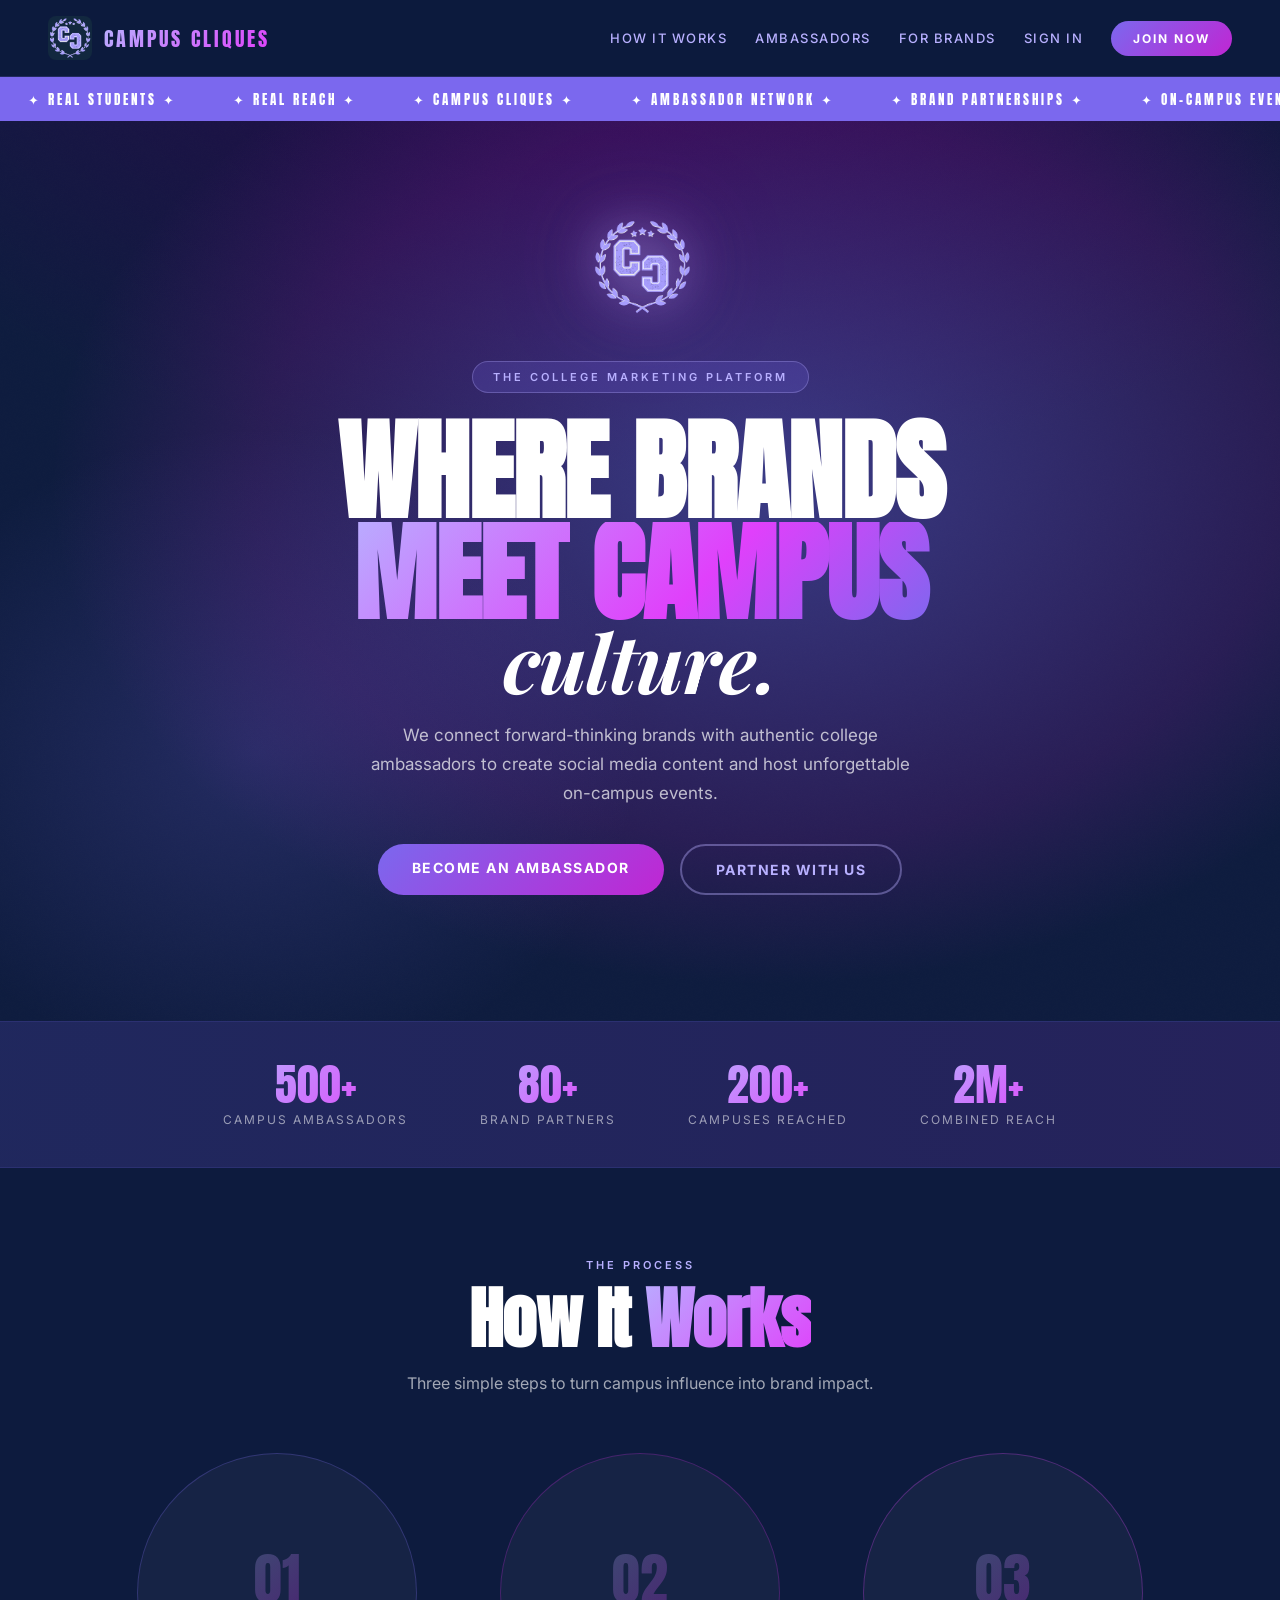
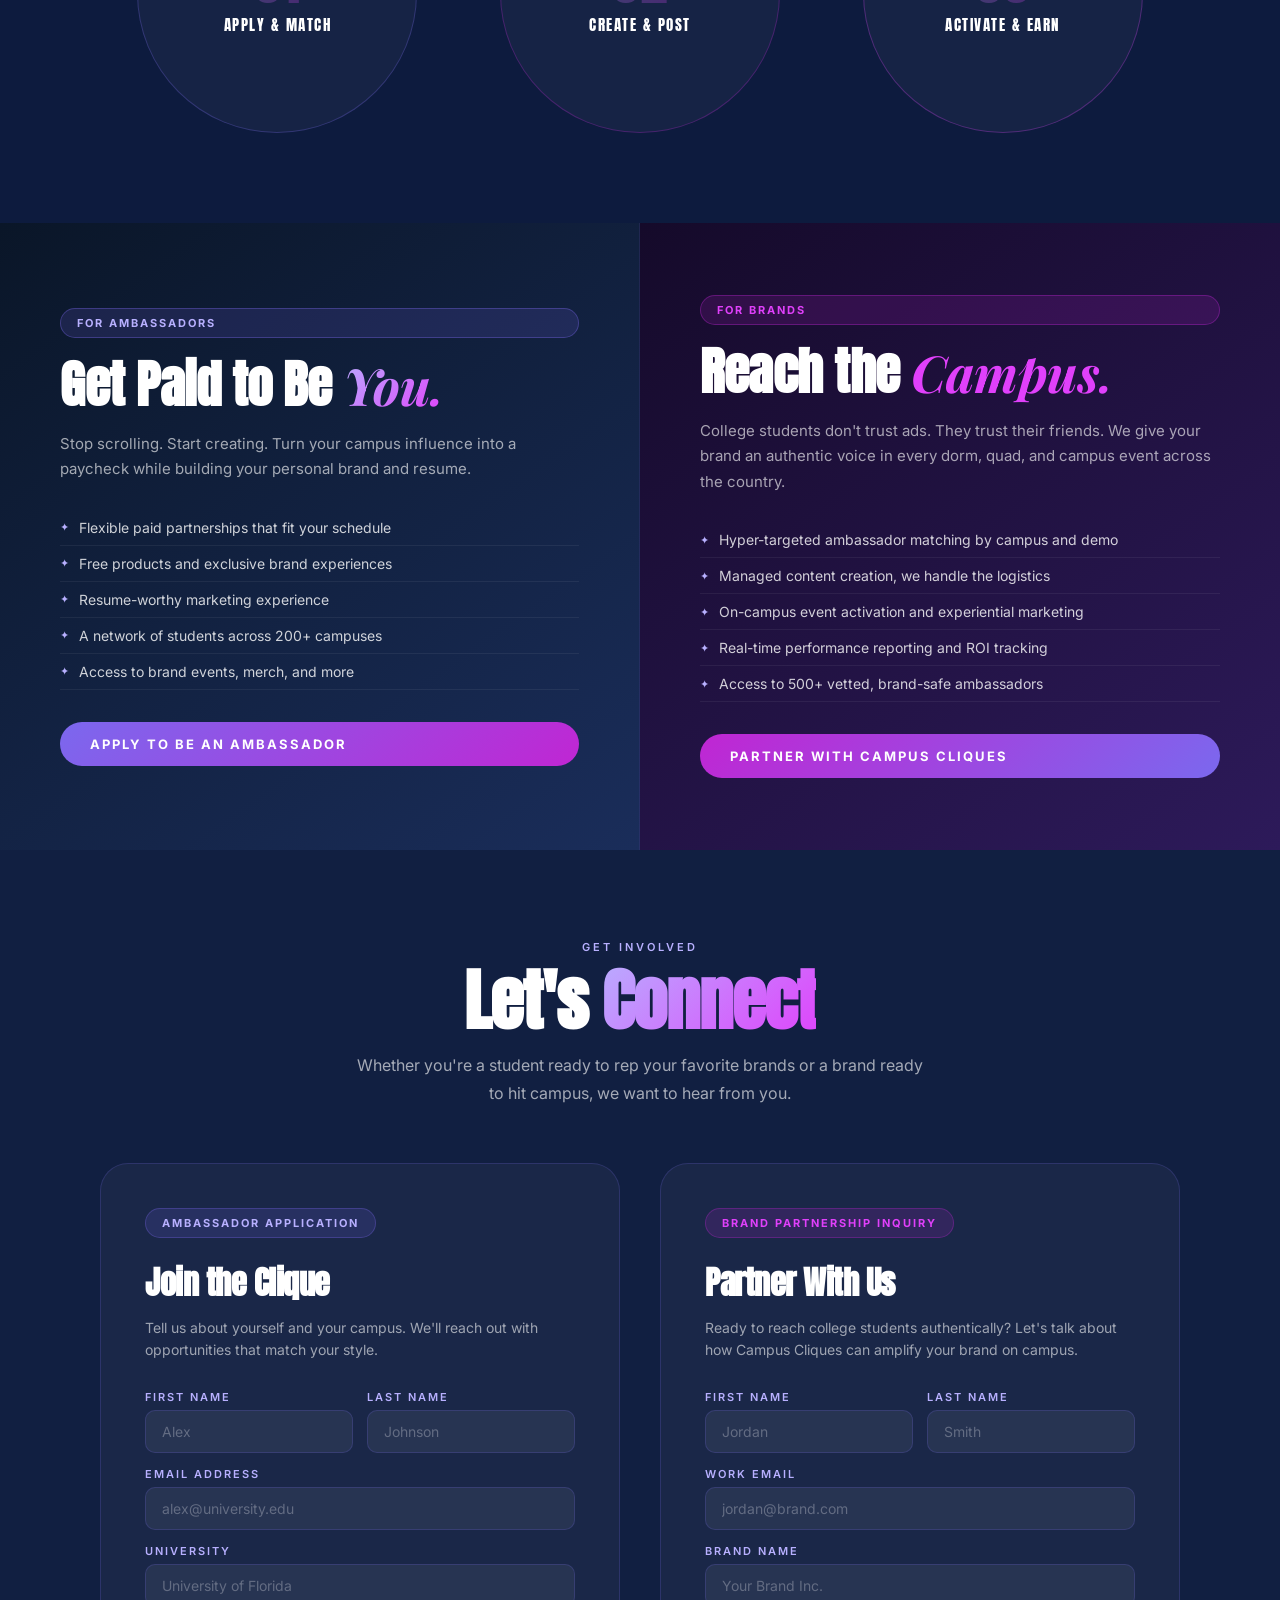
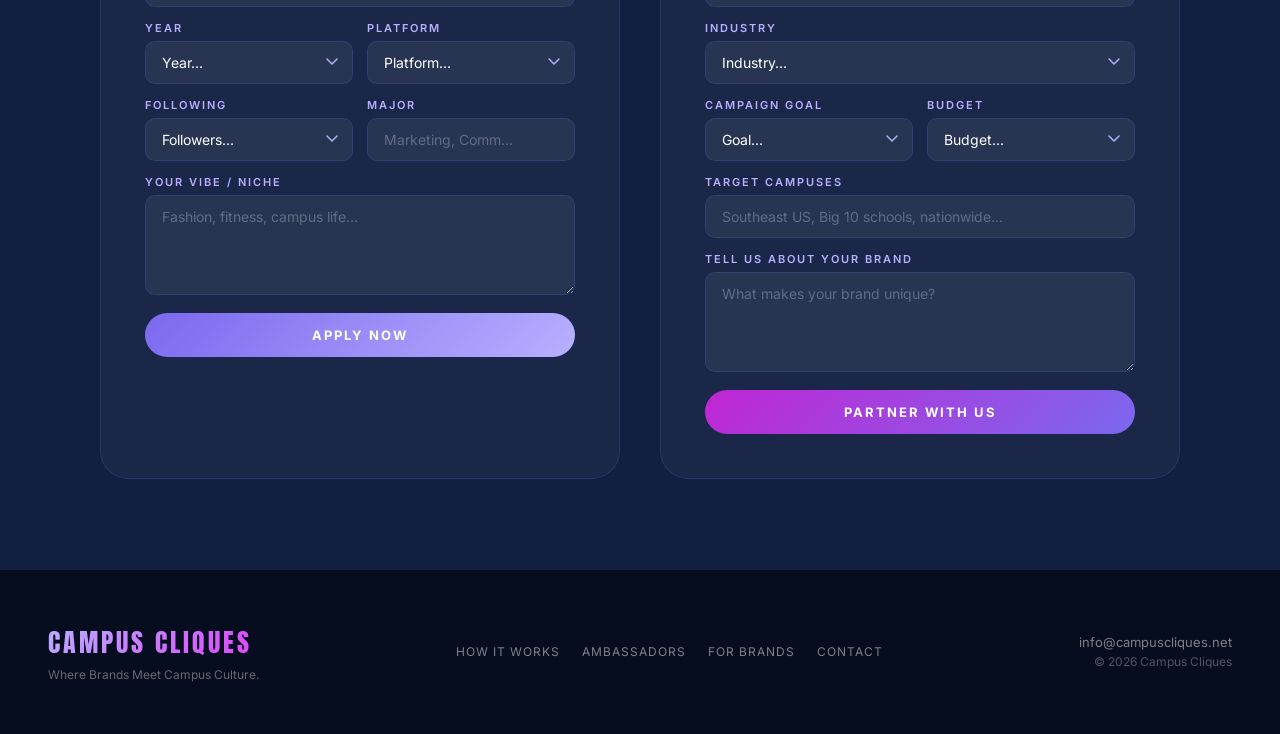
<file: Campus Cliques/index.html>
<!DOCTYPE html>
<html lang="en">

<head>
  <meta charset="UTF-8">
  <meta name="viewport" content="width=device-width, initial-scale=1">
  <title>Campus Cliques</title>
  <link
    href="https://fonts.googleapis.com/css2?family=Anton&family=Playfair+Display:ital,wght@0,700;1,700&family=Inter:wght@300;400;500;600;700&display=swap"
    rel="stylesheet">
  <link rel="icon" type="image/png" href="images/favicon.png">
  <link rel="stylesheet" href="style.css">
</head>

<body>

  <nav>
    <div class="nl">
      <img src="images/logo-dark.png" alt="Campus Cliques Logo"
        style="width:44px;height:44px;object-fit:contain;border-radius:8px">
      <span class="nlt">CAMPUS CLIQUES</span>
    </div>
    <div class="nr">
      <a href="#how">How It Works</a>
      <a href="#ambassador">Ambassadors</a>
      <a href="#brands">For Brands</a>
      <a href="auth.html"
        style="color:#b8b0ff;font-size:13px;font-weight:500;letter-spacing:1.5px;text-transform:uppercase">Sign In</a>
      <a href="#contact" class="nc">Join Now</a>
    </div>
  </nav>

  <div class="mq">
    <div class="mq-i"><span>✦ REAL STUDENTS ✦</span><span>✦ REAL REACH ✦</span><span>✦ CAMPUS CLIQUES ✦</span><span>✦
        AMBASSADOR NETWORK ✦</span><span>✦ BRAND PARTNERSHIPS ✦</span><span>✦ ON-CAMPUS EVENTS ✦</span><span>✦ SOCIAL
        CONTENT ✦</span><span>✦ COLLEGE MARKETING ✦</span><span>✦ REAL STUDENTS ✦</span><span>✦ REAL REACH
        ✦</span><span>✦ CAMPUS CLIQUES ✦</span><span>✦ AMBASSADOR NETWORK ✦</span><span>✦ BRAND PARTNERSHIPS
        ✦</span><span>✦ ON-CAMPUS EVENTS ✦</span><span>✦ SOCIAL CONTENT ✦</span><span>✦ COLLEGE MARKETING ✦</span></div>
  </div>

  <section class="hero">
    <div class="hbg"></div>
    <div class="hbg2"></div>
    <div class="hc">
      <div class="hero-logo">
        <img src="images/logo-white.png" alt="Campus Cliques"
          style="width:140px;height:140px;object-fit:contain;filter:drop-shadow(0 0 24px rgba(184,176,255,0.6)) drop-shadow(0 0 48px rgba(192,38,211,0.35))">
      </div>
      <div class="hew fade-in">THE COLLEGE MARKETING PLATFORM</div>
      <h1 class="ht fade-in" style="animation-delay:0.1s">
        <span class="l1">WHERE BRANDS</span>
        <span class="l2">MEET CAMPUS</span>
        <span class="l3">culture.</span>
      </h1>
      <p class="hs fade-in" style="animation-delay:0.2s">We connect forward-thinking brands with authentic college
        ambassadors to create social media content and host unforgettable on-campus events.</p>
      <div class="hb fade-in" style="animation-delay:0.3s">
        <a href="#contact" class="bp">Become an Ambassador</a>
        <a href="#brands" class="bs">Partner With Us</a>
      </div>
    </div>
  </section>

  <div class="sb">
    <div class="si">
      <div class="sn" data-target="500" data-suffix="+">500+</div>
      <div class="sl">Campus Ambassadors</div>
    </div>
    <div class="si">
      <div class="sn" data-target="80" data-suffix="+">80+</div>
      <div class="sl">Brand Partners</div>
    </div>
    <div class="si">
      <div class="sn" data-target="200" data-suffix="+">200+</div>
      <div class="sl">Campuses Reached</div>
    </div>
    <div class="si">
      <div class="sn" data-target="2" data-suffix="M+">2M+</div>
      <div class="sl">Combined Reach</div>
    </div>
  </div>

  <section class="sec scc" id="how">
    <div class="sew fade-in">The Process</div>
    <h2 class="st fade-in">How It <span class="ac">Works</span></h2>
    <p class="ss fade-in">Three simple steps to turn campus influence into brand impact.</p>
    <div class="hg">
      <div class="hc2">
        <div class="hc2-inner">
          <div class="hc2-front">
            <div class="hc2-glow"></div>
            <div class="hn">01</div>
            <div class="htit">APPLY &amp; MATCH</div>
          </div>
          <div class="hc2-back">
            <div class="hd">Students apply to become ambassadors. We match you with brands that align with your vibe,
              campus, and audience.</div>
          </div>
        </div>
      </div>
      <div class="hc2">
        <div class="hc2-inner">
          <div class="hc2-front">
            <div class="hc2-glow"></div>
            <div class="hn">02</div>
            <div class="htit">CREATE &amp; POST</div>
          </div>
          <div class="hc2-back">
            <div class="hd">Make authentic content for your followers: TikToks, Reels, stories. Real you, real campus,
              real reach.</div>
          </div>
        </div>
      </div>
      <div class="hc2">
        <div class="hc2-inner">
          <div class="hc2-front">
            <div class="hc2-glow"></div>
            <div class="hn">03</div>
            <div class="htit">ACTIVATE &amp; EARN</div>
          </div>
          <div class="hc2-back">
            <div class="hd">Host branded events on campus, grow your network, and get paid for the influence you already
              have.</div>
          </div>
        </div>
      </div>
    </div>
  </section>

  <div class="split" id="ambassador">
    <div class="sl2">
      <div class="stag ta">For Ambassadors</div>
      <h2 class="sh">Get Paid to Be <em
          style="font-family:'Playfair Display',serif;font-style:italic;background:linear-gradient(135deg,#b8b0ff,#e040fb);-webkit-background-clip:text;-webkit-text-fill-color:transparent;background-clip:text">You.</em>
      </h2>
      <p class="sp">Stop scrolling. Start creating. Turn your campus influence into a paycheck while building your
        personal brand and resume.</p>
      <ul class="pk">
        <li>Flexible paid partnerships that fit your schedule</li>
        <li>Free products and exclusive brand experiences</li>
        <li>Resume-worthy marketing experience</li>
        <li>A network of students across 200+ campuses</li>
        <li>Access to brand events, merch, and more</li>
      </ul>
      <a href="#contact" class="bp2">Apply to Be an Ambassador</a>
    </div>
    <div class="sr" id="brands">
      <div class="stag tb">For Brands</div>
      <h2 class="sh">Reach the <em
          style="font-family:'Playfair Display',serif;font-style:italic;color:#e040fb">Campus.</em></h2>
      <p class="sp">College students don't trust ads. They trust their friends. We give your brand an authentic voice in
        every dorm, quad, and campus event across the country.</p>
      <ul class="pk">
        <li>Hyper-targeted ambassador matching by campus and demo</li>
        <li>Managed content creation, we handle the logistics</li>
        <li>On-campus event activation and experiential marketing</li>
        <li>Real-time performance reporting and ROI tracking</li>
        <li>Access to 500+ vetted, brand-safe ambassadors</li>
      </ul>
      <a href="#contact" class="bp3">Partner With Campus Cliques</a>
    </div>
  </div>

  <section class="fs scc" id="contact">
    <div class="sew fade-in">Get Involved</div>
    <h2 class="st fade-in">Let's <span class="ac">Connect</span></h2>
    <p class="ss fade-in">Whether you're a student ready to rep your favorite brands or a brand ready to hit campus, we
      want to hear from you.</p>
    <div class="fg">

      <div class="fc">
        <div class="ftag"
          style="background:rgba(123,104,238,0.15);border:1px solid rgba(123,104,238,0.3);color:#b8b0ff;display:inline-block;padding:7px 16px;border-radius:20px;font-size:11px;font-weight:700;letter-spacing:2px;text-transform:uppercase;margin-bottom:20px">
          AMBASSADOR APPLICATION</div>
        <h3 class="fh">Join the Clique</h3>
        <p class="fp">Tell us about yourself and your campus. We'll reach out with opportunities that match your style.
        </p>
        <form id="aForm" novalidate>
          <div class="fg2">
            <div class="fgrp"><label class="fl">First Name</label><input class="fi" name="firstName" type="text"
                placeholder="Alex" required></div>
            <div class="fgrp"><label class="fl">Last Name</label><input class="fi" name="lastName" type="text"
                placeholder="Johnson" required></div>
            <div class="fgrp fi-full"><label class="fl">Email Address</label><input class="fi" name="email" type="email"
                placeholder="alex@university.edu" required></div>
            <div class="fgrp fi-full"><label class="fl">University</label><input class="fi" name="university"
                type="text" placeholder="University of Florida" required></div>
            <div class="fgrp"><label class="fl">Year</label>
              <select class="fsel" name="year">
                <option value="">Year...</option>
                <option>Freshman</option>
                <option>Sophomore</option>
                <option>Junior</option>
                <option>Senior</option>
                <option>Grad Student</option>
              </select>
            </div>
            <div class="fgrp"><label class="fl">Platform</label>
              <select class="fsel" name="platform">
                <option value="">Platform...</option>
                <option>TikTok</option>
                <option>Instagram</option>
                <option>YouTube</option>
                <option>Twitter/X</option>
                <option>Multiple</option>
              </select>
            </div>
            <div class="fgrp"><label class="fl">Following</label>
              <select class="fsel" name="followers">
                <option value="">Followers...</option>
                <option>Under 1K</option>
                <option>1K–5K</option>
                <option>5K–10K</option>
                <option>10K–50K</option>
                <option>50K+</option>
              </select>
            </div>
            <div class="fgrp"><label class="fl">Major</label><input class="fi" name="major" type="text"
                placeholder="Marketing, Comm..."></div>
            <div class="fgrp fi-full"><label class="fl">Your Vibe / Niche</label><textarea class="fta" name="vibe"
                placeholder="Fashion, fitness, campus life..."></textarea></div>
            <button type="submit" class="bs2">
              <span class="btn-text">Apply Now</span>
              <span class="btn-spinner"></span>
            </button>
            <div class="ok" id="aOK">Application received! We'll be in touch soon.</div>
            <div class="err" id="aERR">Something went wrong. Please try again or email us at hello@campuscliques.co
            </div>
          </div>
        </form>
      </div>

      <div class="fc">
        <div class="ftag"
          style="background:rgba(192,38,211,0.15);border:1px solid rgba(192,38,211,0.3);color:#e040fb;display:inline-block;padding:7px 16px;border-radius:20px;font-size:11px;font-weight:700;letter-spacing:2px;text-transform:uppercase;margin-bottom:20px">
          BRAND PARTNERSHIP INQUIRY</div>
        <h3 class="fh">Partner With Us</h3>
        <p class="fp">Ready to reach college students authentically? Let's talk about how Campus Cliques can amplify
          your brand on campus.</p>
        <form id="bForm" novalidate>
          <div class="fg2">
            <div class="fgrp"><label class="fl">First Name</label><input class="fi" name="firstName" type="text"
                placeholder="Jordan" required></div>
            <div class="fgrp"><label class="fl">Last Name</label><input class="fi" name="lastName" type="text"
                placeholder="Smith" required></div>
            <div class="fgrp fi-full"><label class="fl">Work Email</label><input class="fi" name="email" type="email"
                placeholder="jordan@brand.com" required></div>
            <div class="fgrp fi-full"><label class="fl">Brand Name</label><input class="fi" name="brand" type="text"
                placeholder="Your Brand Inc." required></div>
            <div class="fgrp fi-full"><label class="fl">Industry</label>
              <select class="fsel" name="industry">
                <option value="">Industry...</option>
                <option>Food and Beverage</option>
                <option>Fashion and Apparel</option>
                <option>Beauty and Wellness</option>
                <option>Tech and Apps</option>
                <option>Lifestyle</option>
                <option>Entertainment</option>
                <option>Financial Services</option>
                <option>Other</option>
              </select>
            </div>
            <div class="fgrp"><label class="fl">Campaign Goal</label>
              <select class="fsel" name="goal">
                <option value="">Goal...</option>
                <option>Brand Awareness</option>
                <option>Product Launch</option>
                <option>Social Content</option>
                <option>Event Activation</option>
                <option>Full Campaign</option>
              </select>
            </div>
            <div class="fgrp"><label class="fl">Budget</label>
              <select class="fsel" name="budget">
                <option value="">Budget...</option>
                <option>Under $5K</option>
                <option>$5K–$15K</option>
                <option>$15K–$50K</option>
                <option>$50K–$100K</option>
                <option>$100K+</option>
              </select>
            </div>
            <div class="fgrp fi-full"><label class="fl">Target Campuses</label><input class="fi" name="campuses"
                type="text" placeholder="Southeast US, Big 10 schools, nationwide..."></div>
            <div class="fgrp fi-full"><label class="fl">Tell Us About Your Brand</label><textarea class="fta"
                name="about" placeholder="What makes your brand unique?"></textarea></div>
            <button type="submit" class="bb2">
              <span class="btn-text">Partner With Us</span>
              <span class="btn-spinner"></span>
            </button>
            <div class="ok" id="bOK">Inquiry received! Our team will reach out within 24 hours.</div>
            <div class="err" id="bERR">Something went wrong. Please try again or email us at hello@campuscliques.co
            </div>
          </div>
        </form>
      </div>

    </div>
  </section>

  <footer class="foot">
    <div>
      <div class="flo">CAMPUS CLIQUES</div>
      <div class="ftag2">Where Brands Meet Campus Culture.</div>
    </div>
    <div class="fln">
      <a href="#how">How It Works</a>
      <a href="#ambassador">Ambassadors</a>
      <a href="#brands">For Brands</a>
      <a href="#contact">Contact</a>
    </div>
    <div class="fcp">
      <div class="fem">info@campuscliques.net</div>
      <div>© 2026 Campus Cliques</div>
    </div>
  </footer>

  <script src="script.js"></script>
</body>

</html>
</file>
<file: Campus Cliques/style.css>
*,*::before,*::after{box-sizing:border-box;margin:0;padding:0}html{scroll-behavior:smooth}body{font-family:Inter,sans-serif;background:#0d1b3e;color:#fff;overflow-x:hidden}a{text-decoration:none;color:inherit}button{cursor:pointer;border:none;font-family:inherit}.mq{overflow:hidden;background:#7b68ee;padding:12px 0;white-space:nowrap;margin-top:77px}.mq-i{display:inline-block;animation:mq 25s linear infinite;font-family:Anton,sans-serif;font-size:13px;letter-spacing:3px;color:#fff}.mq-i span{margin:0 28px}@keyframes mq{0%{transform:translateX(0)}100%{transform:translateX(-50%)}}nav{position:fixed;top:0;left:0;right:0;z-index:999;display:flex;align-items:center;justify-content:space-between;padding:16px 48px;background:rgba(13,27,62,0.95);backdrop-filter:blur(16px);border-bottom:1px solid rgba(123,104,238,0.2)}.nl{display:flex;align-items:center;gap:12px}.nlt{font-family:Anton,sans-serif;font-size:20px;letter-spacing:3px;background:linear-gradient(135deg,#b8b0ff,#e040fb);-webkit-background-clip:text;-webkit-text-fill-color:transparent;background-clip:text}.nr{display:flex;gap:28px;align-items:center}.nr a{color:#b8b0ff;font-size:13px;font-weight:500;letter-spacing:1.5px;text-transform:uppercase;transition:color 0.2s}.nr a:hover{color:#fff}.nc{background:linear-gradient(135deg,#7b68ee,#c026d3)!important;color:#fff!important;padding:10px 22px;border-radius:30px;font-size:12px!important;font-weight:700!important;letter-spacing:2px!important;text-transform:uppercase!important}.hero{min-height:100vh;display:flex;align-items:center;justify-content:center;position:relative;overflow:hidden;padding:30px 48px 80px;text-align:center}.hbg{position:absolute;inset:0;background:radial-gradient(ellipse 80% 80% at 60% 40%,rgba(123,104,238,0.4),rgba(192,38,211,0.15) 50%,transparent 70%)}.hbg2{position:absolute;inset:0;background:radial-gradient(ellipse 50% 60% at 20% 70%,rgba(123,104,238,0.2),transparent 60%)}.hc{position:relative;z-index:1;max-width:820px}.hew{display:inline-block;background:rgba(123,104,238,0.2);border:1px solid rgba(184,176,255,0.3);color:#b8b0ff;font-size:11px;font-weight:600;letter-spacing:3px;text-transform:uppercase;padding:8px 20px;border-radius:20px;margin-bottom:28px}h1.ht{font-family:Anton,sans-serif;font-size:clamp(52px,10vw,110px);line-height:0.92;letter-spacing:-1px;margin-bottom:24px}.l1{display:block;color:#fff}.l2{display:block;background:linear-gradient(135deg,#b8b0ff 0%,#e040fb 60%,#7b68ee 100%);-webkit-background-clip:text;-webkit-text-fill-color:transparent;background-clip:text}.l3{display:block;color:#fff;font-family:"Playfair Display",serif;font-style:italic;font-size:clamp(36px,7vw,80px)}.hs{color:rgba(255,255,255,0.7);font-size:17px;line-height:1.7;max-width:560px;margin:0 auto 36px}.hb{display:flex;gap:16px;justify-content:center;flex-wrap:wrap}.bp{background:linear-gradient(135deg,#7b68ee,#c026d3);color:#fff;padding:15px 34px;border-radius:32px;font-size:14px;font-weight:700;letter-spacing:1.5px;text-transform:uppercase;transition:transform 0.2s,box-shadow 0.2s;display:inline-block}.bp:hover{transform:translateY(-2px);box-shadow:0 12px 30px rgba(192,38,211,0.5)}.bs{border:2px solid rgba(184,176,255,0.4);color:#b8b0ff;padding:15px 34px;border-radius:32px;font-size:14px;font-weight:700;letter-spacing:1.5px;text-transform:uppercase;transition:all 0.2s;display:inline-block}.bs:hover{border-color:#b8b0ff;color:#fff}.sb{background:rgba(123,104,238,0.1);border-top:1px solid rgba(123,104,238,0.2);border-bottom:1px solid rgba(123,104,238,0.2);padding:40px 48px;display:flex;justify-content:center;gap:72px;flex-wrap:wrap}.si{text-align:center}.sn{font-family:Anton,sans-serif;font-size:44px;background:linear-gradient(135deg,#b8b0ff,#e040fb);-webkit-background-clip:text;-webkit-text-fill-color:transparent;background-clip:text;line-height:1}.sl{color:rgba(255,255,255,0.55);font-size:12px;letter-spacing:2px;text-transform:uppercase;margin-top:6px}.sec{padding:90px 48px}.scc{text-align:center}.sew{color:#b8b0ff;font-size:11px;font-weight:600;letter-spacing:3px;text-transform:uppercase;margin-bottom:12px}.st{font-family:Anton,sans-serif;font-size:clamp(36px,6vw,68px);line-height:1;letter-spacing:-1px;margin-bottom:18px}.ac{background:linear-gradient(135deg,#b8b0ff,#e040fb);-webkit-background-clip:text;-webkit-text-fill-color:transparent;background-clip:text}.ss{color:rgba(255,255,255,0.62);font-size:16px;line-height:1.7;max-width:580px;margin:0 auto}.hg{display:grid;grid-template-columns:repeat(3,1fr);gap:28px;margin-top:56px;max-width:1060px;margin-left:auto;margin-right:auto}.hc2{background:rgba(255,255,255,0.04);border:1px solid rgba(123,104,238,0.2);border-radius:22px;padding:36px 28px;text-align:center;transition:transform 0.3s,border-color 0.3s,box-shadow 0.3s}.hc2:hover{transform:translateY(-6px);border-color:rgba(123,104,238,0.5);box-shadow:0 20px 60px rgba(123,104,238,0.15)}.hn{font-family:Anton,sans-serif;font-size:64px;background:linear-gradient(135deg,rgba(184,176,255,0.25),rgba(224,64,251,0.25));-webkit-background-clip:text;-webkit-text-fill-color:transparent;background-clip:text;line-height:1;margin-bottom:10px}.hi{font-size:44px;margin-bottom:10px}.htit{font-family:Anton,sans-serif;font-size:20px;letter-spacing:1px;color:#fff;margin-bottom:10px}.hd{color:rgba(255,255,255,0.6);font-size:14px;line-height:1.7}

.split{display:grid;grid-template-columns:1fr 1fr;min-height:580px}.sl2{background:linear-gradient(145deg,#0a1628 0%,#1a2d5a 100%);padding:72px 60px;display:flex;flex-direction:column;justify-content:center;border-right:1px solid rgba(123,104,238,0.2)}.sr{background:linear-gradient(145deg,#150a2a 0%,#2d1a5a 100%);padding:72px 60px;display:flex;flex-direction:column;justify-content:center}.stag{display:inline-block;padding:7px 16px;border-radius:20px;font-size:11px;font-weight:700;letter-spacing:2px;text-transform:uppercase;margin-bottom:20px}.ta{background:rgba(123,104,238,0.15);border:1px solid rgba(123,104,238,0.35);color:#b8b0ff}.tb{background:rgba(192,38,211,0.15);border:1px solid rgba(192,38,211,0.35);color:#e040fb}.sh{font-family:Anton,sans-serif;font-size:clamp(32px,4vw,52px);line-height:1.05;letter-spacing:-0.5px;margin-bottom:18px}.sp{color:rgba(255,255,255,0.62);font-size:15px;line-height:1.7;margin-bottom:28px}.pk{list-style:none;margin-bottom:32px}.pk li{display:flex;align-items:center;gap:10px;color:rgba(255,255,255,0.8);font-size:14px;padding:9px 0;border-bottom:1px solid rgba(255,255,255,0.06)}.pk li::before{content:"✦";color:#b8b0ff;font-size:11px;flex-shrink:0}.bp2{background:linear-gradient(135deg,#7b68ee,#c026d3);color:#fff;padding:14px 30px;border-radius:30px;font-size:13px;font-weight:700;letter-spacing:2px;text-transform:uppercase;display:inline-block;transition:transform 0.2s,box-shadow 0.2s}.bp2:hover{transform:translateY(-2px);box-shadow:0 10px 28px rgba(123,104,238,0.45)}.bp3{background:linear-gradient(135deg,#c026d3,#7b68ee);color:#fff;padding:14px 30px;border-radius:30px;font-size:13px;font-weight:700;letter-spacing:2px;text-transform:uppercase;display:inline-block;transition:transform 0.2s,box-shadow 0.2s}.bp3:hover{transform:translateY(-2px);box-shadow:0 10px 28px rgba(192,38,211,0.45)}.fs{padding:90px 48px;background:rgba(255,255,255,0.015);text-align:center}.fg{display:grid;grid-template-columns:1fr 1fr;gap:40px;max-width:1080px;margin:56px auto 0}.fc{background:rgba(255,255,255,0.04);border:1px solid rgba(123,104,238,0.2);border-radius:28px;padding:44px;text-align:left;transition:border-color 0.3s}.fc:hover{border-color:rgba(123,104,238,0.4)}.ftag{display:inline-block;padding:7px 16px;border-radius:20px;font-size:11px;font-weight:700;letter-spacing:2px;text-transform:uppercase;margin-bottom:20px}.fh{font-family:Anton,sans-serif;font-size:clamp(26px,2.5vw,36px);letter-spacing:-0.5px;margin-bottom:10px}.fp{color:rgba(255,255,255,0.58);font-size:14px;line-height:1.6;margin-bottom:28px}.fg2{display:grid;grid-template-columns:1fr 1fr;gap:14px}.fi{background:rgba(255,255,255,0.06);border:1px solid rgba(123,104,238,0.2);border-radius:10px;padding:12px 16px;color:#fff;font-size:14px;font-family:Inter,sans-serif;outline:none;transition:border-color 0.2s;width:100%}.fi::placeholder{color:rgba(255,255,255,0.28)}.fi:focus{border-color:#7b68ee;box-shadow:0 0 0 3px rgba(123,104,238,0.12)}.fi-full{grid-column:1/-1}.fsel{background:rgba(255,255,255,0.06);border:1px solid rgba(123,104,238,0.2);border-radius:10px;padding:12px 16px;color:#fff;font-size:14px;font-family:Inter,sans-serif;outline:none;width:100%;appearance:none;cursor:pointer}.fsel option{background:#0d1b3e}.fta{background:rgba(255,255,255,0.06);border:1px solid rgba(123,104,238,0.2);border-radius:10px;padding:12px 16px;color:#fff;font-size:14px;font-family:Inter,sans-serif;outline:none;width:100%;resize:vertical;min-height:100px;grid-column:1/-1}.fta::placeholder{color:rgba(255,255,255,0.28)}.fl{display:block;color:#b8b0ff;font-size:11px;font-weight:600;letter-spacing:2px;text-transform:uppercase;margin-bottom:6px}.fgrp{display:flex;flex-direction:column}.bs2{background:linear-gradient(135deg,#7b68ee,#b8b0ff);color:#fff;padding:14px;border-radius:28px;font-size:13px;font-weight:700;letter-spacing:2px;text-transform:uppercase;width:100%;grid-column:1/-1;transition:transform 0.2s,box-shadow 0.2s;margin-top:4px}.bs2:hover{transform:translateY(-2px);box-shadow:0 10px 28px rgba(123,104,238,0.4)}.bb2{background:linear-gradient(135deg,#c026d3,#7b68ee);color:#fff;padding:14px;border-radius:28px;font-size:13px;font-weight:700;letter-spacing:2px;text-transform:uppercase;width:100%;grid-column:1/-1;transition:transform 0.2s,box-shadow 0.2s;margin-top:4px}.bb2:hover{transform:translateY(-2px);box-shadow:0 10px 28px rgba(192,38,211,0.4)}.ok{display:none;background:rgba(123,104,238,0.12);border:1px solid rgba(123,104,238,0.35);color:#b8b0ff;padding:14px;border-radius:10px;text-align:center;font-size:13px;grid-column:1/-1;margin-top:4px}.foot{background:#060d1f;border-top:1px solid rgba(123,104,238,0.15);padding:52px 48px;display:flex;justify-content:space-between;align-items:center;flex-wrap:wrap;gap:24px}.flo{font-family:Anton,sans-serif;font-size:26px;letter-spacing:3px;background:linear-gradient(135deg,#b8b0ff,#e040fb);-webkit-background-clip:text;-webkit-text-fill-color:transparent;background-clip:text}.ftag2{color:rgba(255,255,255,0.38);font-size:12px;margin-top:5px}.fln{display:flex;gap:22px;flex-wrap:wrap}.fln a{color:rgba(255,255,255,0.48);font-size:12px;letter-spacing:1px;transition:color 0.2s;text-transform:uppercase}.fln a:hover{color:#b8b0ff}.fcp{color:rgba(255,255,255,0.3);font-size:12px;text-align:right}.fem{color:rgba(255,255,255,0.48);font-size:13px;margin-bottom:4px}

.hero::before{content:"";position:absolute;inset:0;background-image:url("data:image/svg+xml,%3Csvg viewBox='0 0 512 512' xmlns='http://www.w3.org/2000/svg'%3E%3Cfilter id='noise'%3E%3CfeTurbulence type='fractalNoise' baseFrequency='0.75' numOctaves='4' stitchTiles='stitch'/%3E%3CfeColorMatrix type='saturate' values='0'/%3E%3C/filter%3E%3Crect width='100%25' height='100%25' filter='url(%23noise)' opacity='0.4'/%3E%3C/svg%3E");background-size:256px 256px;opacity:0.045;z-index:0;pointer-events:none}.hc2:nth-child(2){border-color:rgba(192,38,211,0.2)}.hc2:nth-child(3){border-color:rgba(224,64,251,0.2)}.hero{background:radial-gradient(ellipse 120% 100% at 50% -20%,rgba(50,0,80,0.8) 0%,transparent 60%),#0d1b3e}.sb{position:relative}.sb::before{content:"";position:absolute;inset:0;background:linear-gradient(90deg,rgba(123,104,238,0.08),rgba(192,38,211,0.08));pointer-events:none}@media(max-width:900px){.hg{grid-template-columns:1fr!important}.split{grid-template-columns:1fr!important}.fg{grid-template-columns:1fr!important}.fg2{grid-template-columns:1fr!important}.nr{gap:16px!important}nav{padding:14px 20px!important}.sl2,.sr{padding:48px 28px!important}}
/* ============================================================
   CAMPUS CLIQUES — UPGRADES
   Appended below original styles
   ============================================================ */

/* ── Scroll-triggered fade-in base ── */
.fade-in,
.hc2, .si, .sl2, .sr, .fc {
  opacity: 0;
  transform: translateY(28px);
  transition: opacity 0.65s ease, transform 0.65s ease;
}
.fade-in.visible,
.hc2.visible, .si.visible, .sl2.visible, .sr.visible, .fc.visible {
  opacity: 1;
  transform: translateY(0);
}

/* Hero elements start visible (no scroll needed) */
.hero .fade-in {
  animation: heroFadeUp 0.8s ease forwards;
  opacity: 0;
}
@keyframes heroFadeUp {
  from { opacity: 0; transform: translateY(22px); }
  to   { opacity: 1; transform: translateY(0); }
}
.hero .fade-in:nth-child(1) { animation-delay: 0.2s; }
.hero .fade-in:nth-child(2) { animation-delay: 0.35s; }
.hero .fade-in:nth-child(3) { animation-delay: 0.5s; }
.hero .fade-in:nth-child(4) { animation-delay: 0.65s; }

/* ── Hero logo parallax wrapper ── */
.hero-logo {
  margin-bottom: 20px;
  will-change: transform;
  transition: none;
}

/* ── Nav scrolled state ── */
nav.scrolled {
  background: rgba(6, 10, 28, 0.98);
  box-shadow: 0 4px 32px rgba(0,0,0,0.4);
}

/* ── How It Works cards — enhanced ── */
.hc2 {
  position: relative;
  overflow: hidden;
}
.hc2-glow {
  position: absolute;
  top: -60px;
  left: 50%;
  transform: translateX(-50%);
  width: 160px;
  height: 160px;
  background: radial-gradient(circle, rgba(123,104,238,0.18), transparent 70%);
  pointer-events: none;
  transition: opacity 0.4s;
  opacity: 0;
}
.hc2:nth-child(2) .hc2-glow { background: radial-gradient(circle, rgba(192,38,211,0.18), transparent 70%); }
.hc2:nth-child(3) .hc2-glow { background: radial-gradient(circle, rgba(224,64,251,0.18), transparent 70%); }
.hc2:hover .hc2-glow { opacity: 1; }

.step-icon {
  font-size: 36px;
  margin-bottom: 12px;
  display: block;
  filter: drop-shadow(0 0 8px rgba(184,176,255,0.3));
  transition: transform 0.3s;
}
.hc2:hover .step-icon {
  transform: scale(1.15) rotate(-4deg);
}

/* Connector line between cards */
.hg {
  position: relative;
}
.hg::before {
  content: "";
  position: absolute;
  top: 72px;
  left: calc(33.33% - 14px);
  right: calc(33.33% - 14px);
  height: 1px;
  background: linear-gradient(90deg, transparent, rgba(123,104,238,0.4), rgba(192,38,211,0.4), transparent);
  pointer-events: none;
}

/* ── Form upgrades ── */

/* Button loading state */
button.loading .btn-text { opacity: 0; }
button.loading .btn-spinner { display: inline-block !important; }

.btn-spinner {
  display: none;
  width: 16px;
  height: 16px;
  border: 2px solid rgba(255,255,255,0.3);
  border-top-color: #fff;
  border-radius: 50%;
  animation: spin 0.7s linear infinite;
  position: absolute;
  top: 50%;
  left: 50%;
  transform: translate(-50%, -50%);
}
@keyframes spin { to { transform: translate(-50%, -50%) rotate(360deg); } }

.bs2, .bb2 { position: relative; }
.btn-text { transition: opacity 0.2s; }

/* Error message */
.err {
  display: none;
  background: rgba(220, 38, 38, 0.12);
  border: 1px solid rgba(220, 38, 38, 0.35);
  color: #fca5a5;
  padding: 14px;
  border-radius: 10px;
  text-align: center;
  font-size: 13px;
  grid-column: 1 / -1;
  margin-top: 4px;
}

/* Success/error slide-in */
@keyframes slideInUp {
  from { opacity: 0; transform: translateY(8px); }
  to   { opacity: 1; transform: translateY(0); }
}
.ok.animate-in, .err.animate-in {
  animation: slideInUp 0.4s ease forwards;
}

/* Form card focus glow */
.fc:focus-within {
  border-color: rgba(123,104,238,0.5);
  box-shadow: 0 0 0 1px rgba(123,104,238,0.15), 0 20px 60px rgba(123,104,238,0.1);
}

/* Input focus ring */
.fi:focus, .fsel:focus, .fta:focus {
  border-color: #7b68ee;
  box-shadow: 0 0 0 3px rgba(123,104,238,0.14);
}

/* Select arrow */
.fsel {
  background-image: url("data:image/svg+xml,%3Csvg xmlns='http://www.w3.org/2000/svg' width='12' height='8' viewBox='0 0 12 8'%3E%3Cpath d='M1 1l5 5 5-5' stroke='%23b8b0ff' stroke-width='1.5' fill='none' stroke-linecap='round'/%3E%3C/svg%3E");
  background-repeat: no-repeat;
  background-position: right 14px center;
  padding-right: 36px;
}

/* ── Stat counter pulse ── */
.si.visible .sn {
  animation: popIn 0.4s cubic-bezier(0.175, 0.885, 0.32, 1.275) forwards;
}
@keyframes popIn {
  from { transform: scale(0.8); opacity: 0; }
  to   { transform: scale(1); opacity: 1; }
}

/* ── Split section scroll animation ── */
.sl2 { transition-delay: 0ms; }
.sr  { transition-delay: 120ms; }

/* ── How It Works — Circular Flip Cards ─────────────────── */

/* Center circles in grid cells, remove connector line */
.hg { justify-items: center; }
.hg::before { display: none; }

/* Card container — circle */
.hc2 {
  background: none !important;
  border: none !important;
  border-radius: 50% !important;
  padding: 0 !important;
  overflow: visible !important;
  width: 280px;
  height: 280px;
  perspective: 1000px;
  cursor: default;
}

/* Cancel old hover lift so it doesn't fight the flip */
.hc2:hover {
  transform: translateY(0) !important;
  box-shadow: none !important;
}

/* Inner element that actually rotates */
.hc2-inner {
  width: 100%;
  height: 100%;
  position: relative;
  transform-style: preserve-3d;
  transition: transform 0.7s cubic-bezier(0.4, 0, 0.2, 1);
}

.hc2:hover .hc2-inner {
  transform: rotateX(180deg);
}

/* Shared face styles */
.hc2-front,
.hc2-back {
  position: absolute;
  inset: 0;
  border-radius: 50%;
  overflow: hidden;
  backface-visibility: hidden;
  -webkit-backface-visibility: hidden;
  display: flex;
  flex-direction: column;
  align-items: center;
  justify-content: center;
  padding: 32px;
  text-align: center;
}

/* Front face */
.hc2-front {
  background: rgba(255,255,255,0.04);
  border: 1px solid rgba(123,104,238,0.28);
}
.hc2:nth-child(2) .hc2-front { border-color: rgba(192,38,211,0.28); }
.hc2:nth-child(3) .hc2-front { border-color: rgba(224,64,251,0.28); }

/* Back face — rotated 180deg on X, revealed on hover */
.hc2-back {
  background: linear-gradient(155deg, rgba(123,104,238,0.22), rgba(192,38,211,0.16));
  border: 1px solid rgba(123,104,238,0.5);
  transform: rotateX(180deg);
}
.hc2:nth-child(2) .hc2-back {
  background: linear-gradient(155deg, rgba(192,38,211,0.22), rgba(123,104,238,0.16));
  border-color: rgba(192,38,211,0.5);
}
.hc2:nth-child(3) .hc2-back {
  background: linear-gradient(155deg, rgba(224,64,251,0.22), rgba(192,38,211,0.16));
  border-color: rgba(224,64,251,0.5);
}

/* Glow fills the front face, fades in on hover */
.hc2-glow {
  position: absolute;
  inset: 0;
  border-radius: 50%;
  background: radial-gradient(circle at 50% 30%, rgba(123,104,238,0.28), transparent 70%);
  pointer-events: none;
  transition: opacity 0.4s;
  opacity: 0;
  top: auto; left: auto; /* reset original positioning */
  transform: none;
  width: auto; height: auto;
}
.hc2:nth-child(2) .hc2-glow { background: radial-gradient(circle at 50% 30%, rgba(192,38,211,0.28), transparent 70%); }
.hc2:nth-child(3) .hc2-glow { background: radial-gradient(circle at 50% 30%, rgba(224,64,251,0.28), transparent 70%); }
.hc2:hover .hc2-glow { opacity: 1; }

/* Number — larger, centered on front */
.hc2-front .hn {
  font-size: 56px;
  margin-bottom: 8px;
  position: relative;
  z-index: 1;
}

/* Title on front */
.hc2-front .htit {
  font-size: 15px;
  letter-spacing: 1.5px;
  line-height: 1.3;
  position: relative;
  z-index: 1;
  margin-bottom: 0;
}

/* Description on back */
.hc2-back .hd {
  font-size: 13px;
  line-height: 1.75;
  color: rgba(255,255,255,0.9);
}

/* Responsive */
@media (max-width: 900px) {
  .hc2 { width: 220px !important; height: 220px !important; }
  .hc2-front .hn { font-size: 44px; }
  .hc2-front .htit { font-size: 13px; }
}

/* ── Mobile scroll-driven card flip ── */
/* Avoid 3D transforms on mobile — backface-visibility breaks on iOS Safari
   when a parent has a transform applied. Use opacity crossfade instead. */
@media (max-width: 900px) {
  /* Disable the 3D inner rotation entirely on mobile */
  .hc2:hover .hc2-inner,
  .hc2.flipped .hc2-inner {
    transform: none !important;
  }
  /* Reset back face 3D pre-rotation and hide it by default */
  .hc2-back {
    transform: none !important;
    opacity: 0;
    transition: opacity 0.45s ease, transform 0.45s ease;
  }
  .hc2-front {
    transition: opacity 0.45s ease, transform 0.45s ease;
  }
  /* On scroll flip: fade front out, scale + fade back in */
  .hc2.flipped .hc2-front {
    opacity: 0;
    transform: scale(0.92);
  }
  .hc2.flipped .hc2-back {
    opacity: 1;
    transform: scale(1);
  }
}

/* ── Nav responsive — prevent wrapping ── */
@media (max-width: 720px) {
  /* Hide How It Works / Ambassadors / For Brands, keep Sign In + Join Now */
  .nr > a:nth-child(-n+3) { display: none; }
}

@media (max-width: 420px) {
  /* Hide logo text on very small screens, keep logo image */
  .nlt { display: none; }
}
</file>
